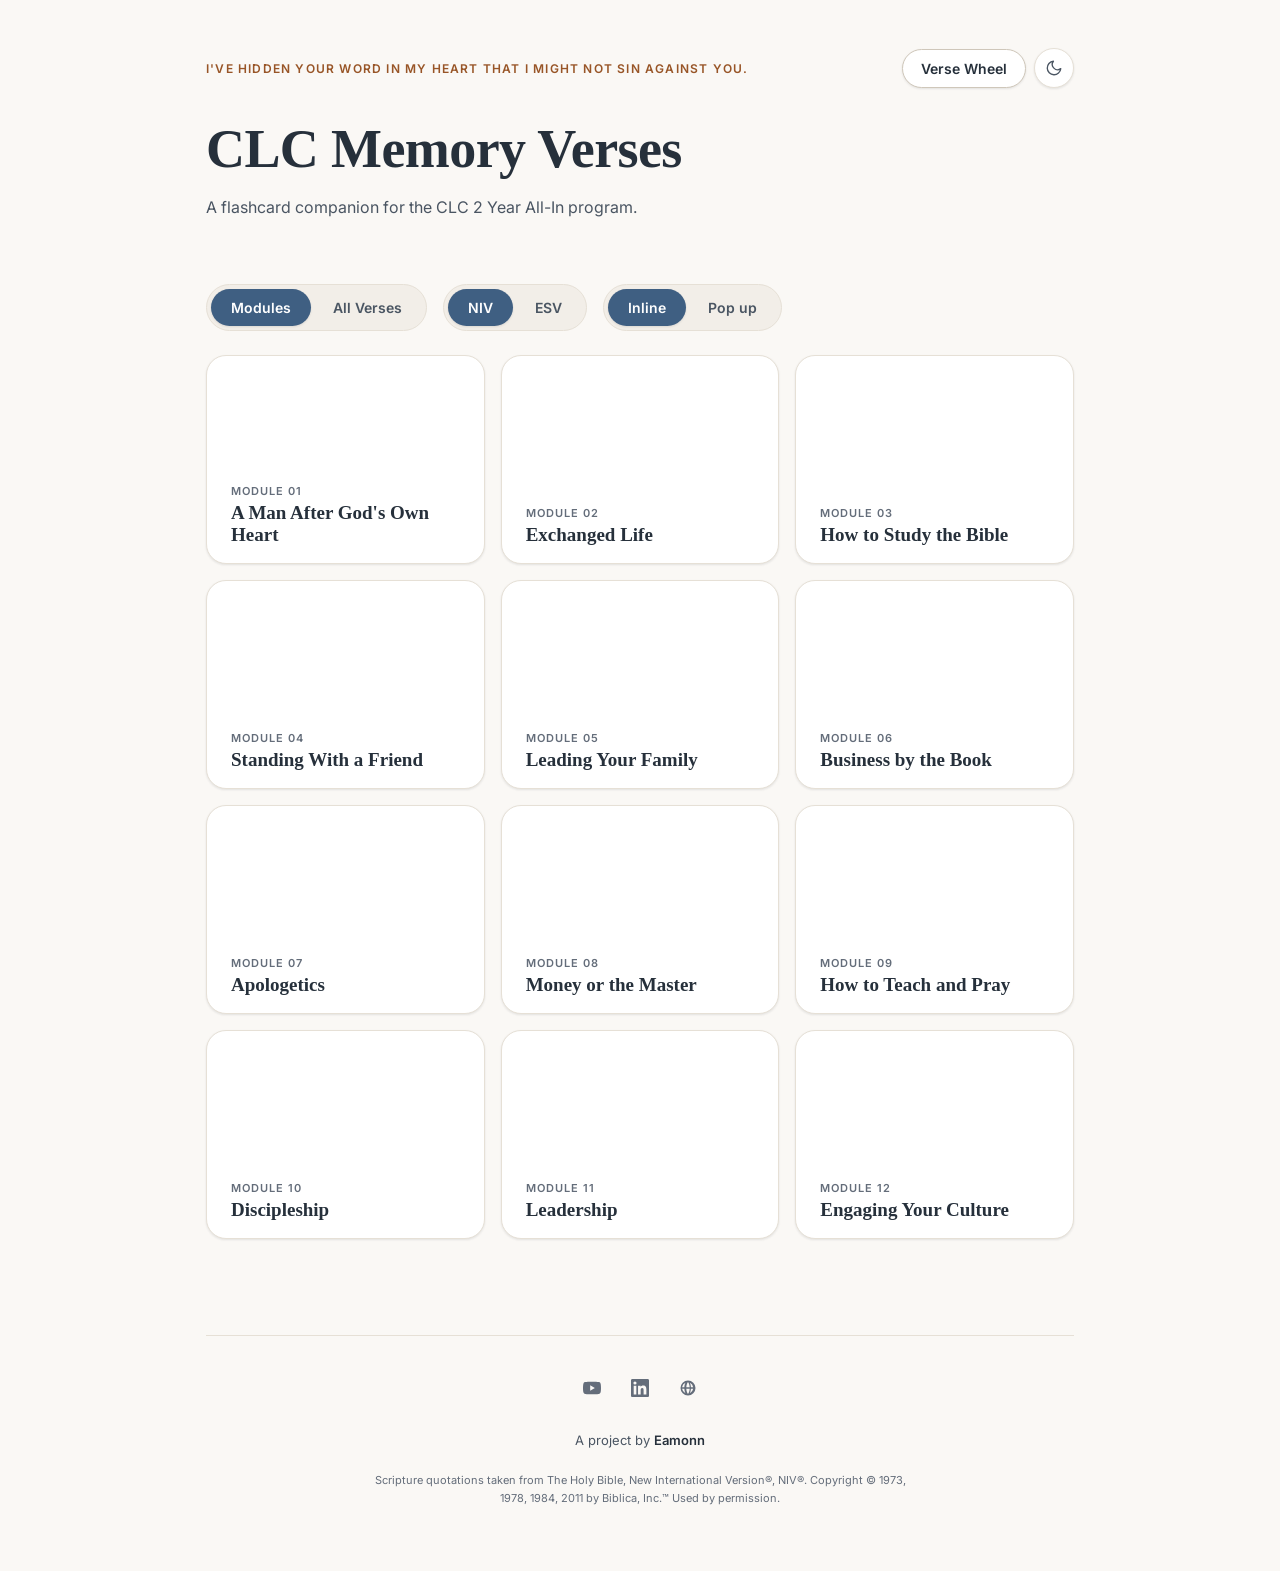
<file: index.html>
<!DOCTYPE html>
<html lang="en">
<head>
<meta charset="UTF-8">
<meta name="viewport" content="width=device-width, initial-scale=1.0">
<title>CLC Verses — All-In Scripture Memorization</title>
<meta name="description" content="Reference for all memory verses in CLC 2 Year All-In Curriculum">
<link rel="canonical" href="https://clc-verses.netlify.app/">

<!-- Open Graph -->
<meta property="og:type" content="website">
<meta property="og:url" content="https://clc-verses.netlify.app/">
<meta property="og:title" content="CLC Verses">
<meta property="og:image" content="https://clc-verses.netlify.app/assets/twitterimg.png">
<meta property="og:image:secure_url" content="https://clc-verses.netlify.app/assets/twitterimg.png">
<meta property="og:image:type" content="image/png">
<meta property="og:image:width" content="2006">
<meta property="og:image:height" content="892">
<meta property="og:image:alt" content="CLC Verses — All-In Scripture Memorization">
<meta property="og:description" content="Reference for all memory verses in CLC 2 Year All-In Curriculum">
<meta property="og:site_name" content="CLC Verses">
<meta property="og:locale" content="en_US">

<!-- Twitter Card -->
<meta name="twitter:card" content="summary_large_image">
<meta name="twitter:creator" content="@eamonncottrell">
<meta name="twitter:url" content="https://clc-verses.netlify.app/">
<meta name="twitter:title" content="CLC Verses">
<meta name="twitter:description" content="Reference for all memory verses in CLC 2 Year All-In Curriculum">
<meta name="twitter:image" content="https://clc-verses.netlify.app/assets/twitterimg.png">
<meta name="twitter:image:alt" content="CLC Verses — All-In Scripture Memorization">

<script src="/theme.js"></script>
<link rel="preconnect" href="https://fonts.googleapis.com">
<link rel="preconnect" href="https://fonts.gstatic.com" crossorigin>
<link rel="preload" href="https://fonts.googleapis.com/css2?family=Inter:wght@400;500;600;700&display=swap" as="style">
<link href="https://fonts.googleapis.com/css2?family=Inter:wght@400;500;600;700&display=swap" rel="stylesheet" media="print" onload="this.media='all'">
<noscript><link href="https://fonts.googleapis.com/css2?family=Inter:wght@400;500;600;700&display=swap" rel="stylesheet"></noscript>
<link rel="stylesheet" href="/styles.css">

<!-- Favicons -->
<link rel="apple-touch-icon" sizes="180x180" href="/apple-touch-icon.png">
<link rel="icon" type="image/png" sizes="32x32" href="/favicon-32x32.png">
<link rel="icon" type="image/png" sizes="16x16" href="/favicon-16x16.png">
<link rel="manifest" href="/site.webmanifest">
<link rel="mask-icon" href="/safari-pinned-tab.svg" color="#5bbad5">
<meta name="msapplication-TileColor" content="#da532c">
<meta name="theme-color" content="#faf8f5">

<script type="application/ld+json">
{
  "@context": "https://schema.org",
  "@type": "WebSite",
  "name": "CLC Verses",
  "url": "https://clc-verses.netlify.app/",
  "description": "Reference for all memory verses in CLC 2 Year All-In Curriculum",
  "about": {
    "@type": "Thing",
    "name": "Scripture memorization"
  },
  "inLanguage": "en"
}
</script>
</head>
<body data-translation="NIV">

<div class="wrap">
  <div class="page-top">
    <div class="eyebrow">I've hidden your word in my heart that I might not sin against you.</div>
    <div class="page-actions">
      <a class="pill-btn" href="/verse-wheel/">Verse Wheel</a>
      <button type="button" class="theme-toggle" aria-label="Switch to dark theme"><svg class="icon-moon" viewBox="0 0 24 24" aria-hidden="true"><path d="M21 12.8A9 9 0 1 1 11.2 3a7 7 0 0 0 9.8 9.8z"/></svg><svg class="icon-sun" viewBox="0 0 24 24" aria-hidden="true"><circle cx="12" cy="12" r="4"/><path d="M12 2v2M12 20v2M4.9 4.9l1.4 1.4M17.7 17.7l1.4 1.4M2 12h2M20 12h2M4.9 19.1l1.4-1.4M17.7 6.3l1.4-1.4"/></svg></button>
    </div>
  </div>
<header class="site-header">
  <h1>CLC Memory Verses</h1>
  <p class="lede">A flashcard companion for the CLC 2 Year All-In program.</p>
</header>

<main>
  <div class="grid-scene scene">
    <div class="modules-section-head">
      <div class="header-controls">
        <div class="view-toggle" role="group" aria-label="View mode">
          <button type="button" data-view="modules" aria-pressed="true">Modules</button>
          <div class="divider"></div>
          <button type="button" data-view="all" aria-pressed="false">All Verses</button>
        </div>
        <div class="translation-toggle" role="group" aria-label="Bible translation">
          <button type="button" data-tr="NIV" aria-pressed="true">NIV</button>
          <div class="divider"></div>
          <button type="button" data-tr="ESV" aria-pressed="false">ESV</button>
        </div>
        <div class="display-toggle" role="group" aria-label="Verse display">
          <button type="button" data-display="inline" aria-pressed="true">Inline</button>
          <button type="button" data-display="popup" aria-pressed="false">Pop up</button>
        </div>
      </div>
    </div>
    <div class="module-grid"><!-- rendered by app.js --></div>
    <div class="panel-container"><!-- panel injected here --></div>
  </div>

  <div class="all-scene scene" hidden>
    <div class="modules-section-head">
      <div class="header-controls">
        <div class="view-toggle" role="group" aria-label="View mode">
          <button type="button" data-view="modules" aria-pressed="false">Modules</button>
          <div class="divider"></div>
          <button type="button" data-view="all" aria-pressed="true">All Verses</button>
        </div>
        <div class="translation-toggle" role="group" aria-label="Bible translation">
          <button type="button" data-tr="NIV" aria-pressed="true">NIV</button>
          <div class="divider"></div>
          <button type="button" data-tr="ESV" aria-pressed="false">ESV</button>
        </div>
        <div class="display-toggle" role="group" aria-label="Verse display">
          <button type="button" data-display="inline" aria-pressed="true">Inline</button>
          <button type="button" data-display="popup" aria-pressed="false">Pop up</button>
        </div>
      </div>
    </div>
    <div class="verse-grid all-verses-grid"><!-- rendered by app.js --></div>
  </div>
</main>
</div>

<dialog class="result" aria-labelledby="result-ref">
  <div class="result-card">
    <div class="result-top"></div>
    <div class="result-body">
      <div class="result-eyebrow"></div>
      <div class="result-refrow">
        <h2 class="result-ref" id="result-ref"></h2>
        <div class="reveal-btns">
          <button type="button" class="hint-btn" data-reveal="hint" aria-expanded="false" aria-controls="result-hint">Show hint</button>
          <button type="button" class="hint-btn" data-reveal="verse" aria-expanded="false" aria-controls="result-hint">Show verse</button>
        </div>
      </div>
      <div class="hint" id="result-hint" inert>
        <div class="hint-inner">
          <div class="hint-body">
            <div class="hint-label"></div>
            <p class="hint-text"></p>
          </div>
        </div>
      </div>
      <div class="result-actions pop-actions">
        <div class="pop-nav">
          <button type="button" class="nav-link" data-step="-1" aria-label="Previous verse">&larr;</button>
          <span class="pop-pos" aria-live="polite"></span>
          <button type="button" class="nav-link" data-step="1" aria-label="Next verse">&rarr;</button>
        </div>
        <button type="button" class="pill-btn" data-act="close">Close</button>
      </div>
    </div>
  </div>
</dialog>

<footer>
  <div class="footer-inner">
    <nav class="socials" aria-label="Links">
      <a href="https://www.youtube.com/@eamonncottrell" target="_blank" rel="noopener noreferrer" aria-label="YouTube"><svg viewBox="0 0 24 24" aria-hidden="true"><path d="M23.5 6.2a3 3 0 0 0-2.1-2.1C19.5 3.6 12 3.6 12 3.6s-7.5 0-9.4.5A3 3 0 0 0 .5 6.2C0 8.1 0 12 0 12s0 3.9.5 5.8a3 3 0 0 0 2.1 2.1c1.9.5 9.4.5 9.4.5s7.5 0 9.4-.5a3 3 0 0 0 2.1-2.1c.5-1.9.5-5.8.5-5.8s0-3.9-.5-5.8zM9.6 15.6V8.4l6.2 3.6-6.2 3.6z"/></svg></a>
      <a href="https://www.linkedin.com/in/eamonncottrell/" target="_blank" rel="noopener noreferrer" aria-label="LinkedIn"><svg viewBox="0 0 24 24" aria-hidden="true"><path d="M20.4 20.5h-3.6v-5.6c0-1.3 0-3-1.8-3s-2.1 1.4-2.1 2.9v5.7H9.4V9h3.4v1.6c.5-.9 1.6-1.8 3.4-1.8 3.6 0 4.3 2.4 4.3 5.5v6.2zM5.3 7.4a2.1 2.1 0 1 1 0-4.2 2.1 2.1 0 0 1 0 4.2zM7.1 20.5H3.6V9h3.5v11.5zM22.2 0H1.8C.8 0 0 .8 0 1.7v20.6c0 .9.8 1.7 1.8 1.7h20.4c1 0 1.8-.8 1.8-1.7V1.7C24 .8 23.2 0 22.2 0z"/></svg></a>
      <a href="https://www.progressandperfection.com/" target="_blank" rel="noopener noreferrer" aria-label="Progress &amp; Perfection"><svg viewBox="0 0 24 24" aria-hidden="true"><path d="M12 2a10 10 0 1 0 0 20 10 10 0 0 0 0-20zm6.9 9h-3a15.7 15.7 0 0 0-1.4-5.9A8 8 0 0 1 18.9 11zM12 4c.8 1 1.9 3.1 2.3 7H9.7C10.1 7.1 11.2 5 12 4zM4.1 13h3a15.7 15.7 0 0 0 1.4 5.9A8 8 0 0 1 4.1 13zm3-2h-3a8 8 0 0 1 4.4-5.9A15.7 15.7 0 0 0 7.1 11zM12 20c-.8-1-1.9-3.1-2.3-7h4.6c-.4 3.9-1.5 6-2.3 7zm2.5-1.1a15.7 15.700 0 0 0 1.4-5.9h3a8 8 0 0 1-4.4 5.9z"/></svg></a>
    </nav>
    <div class="byline">A project by <strong>Eamonn</strong></div>
    <div class="attribution" data-attribution></div>
  </div>
</footer>

<script src="data.js" defer></script>
<script src="app.js" defer></script>
</body>
</html>
</file>
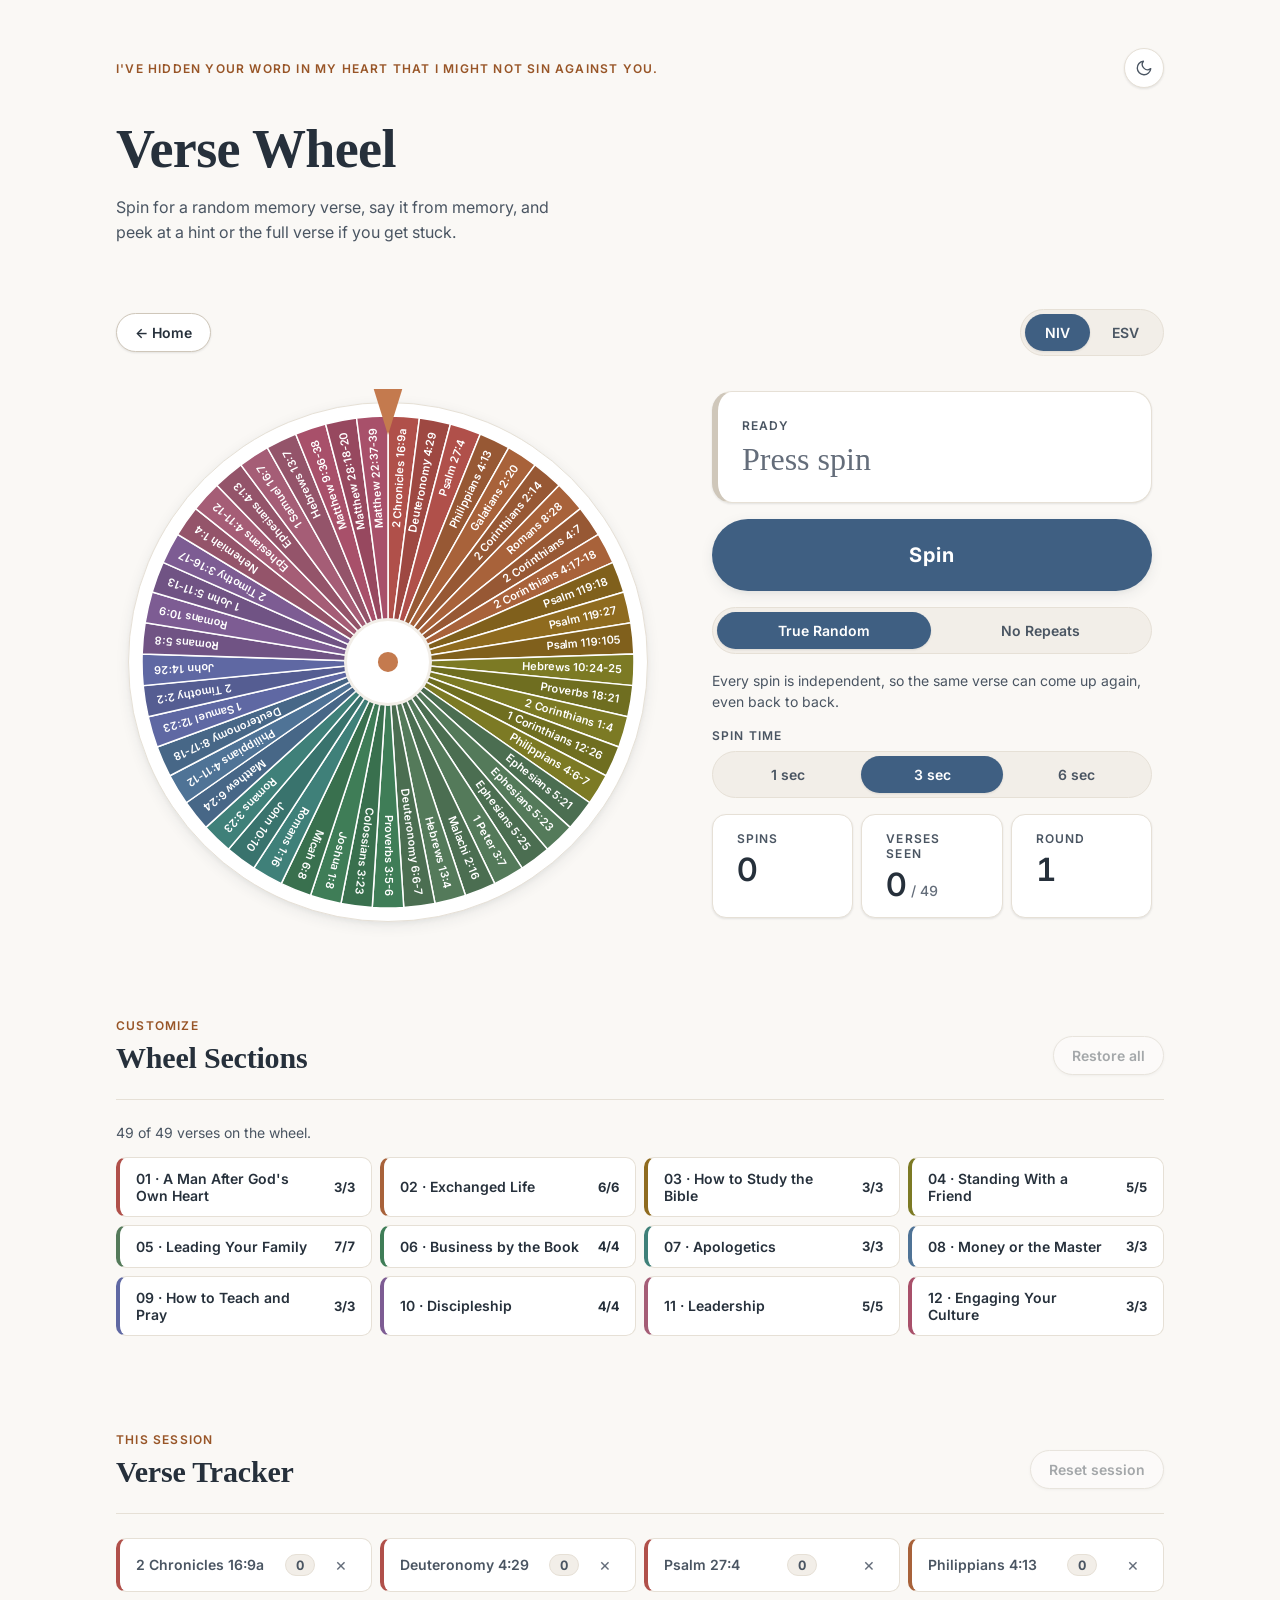
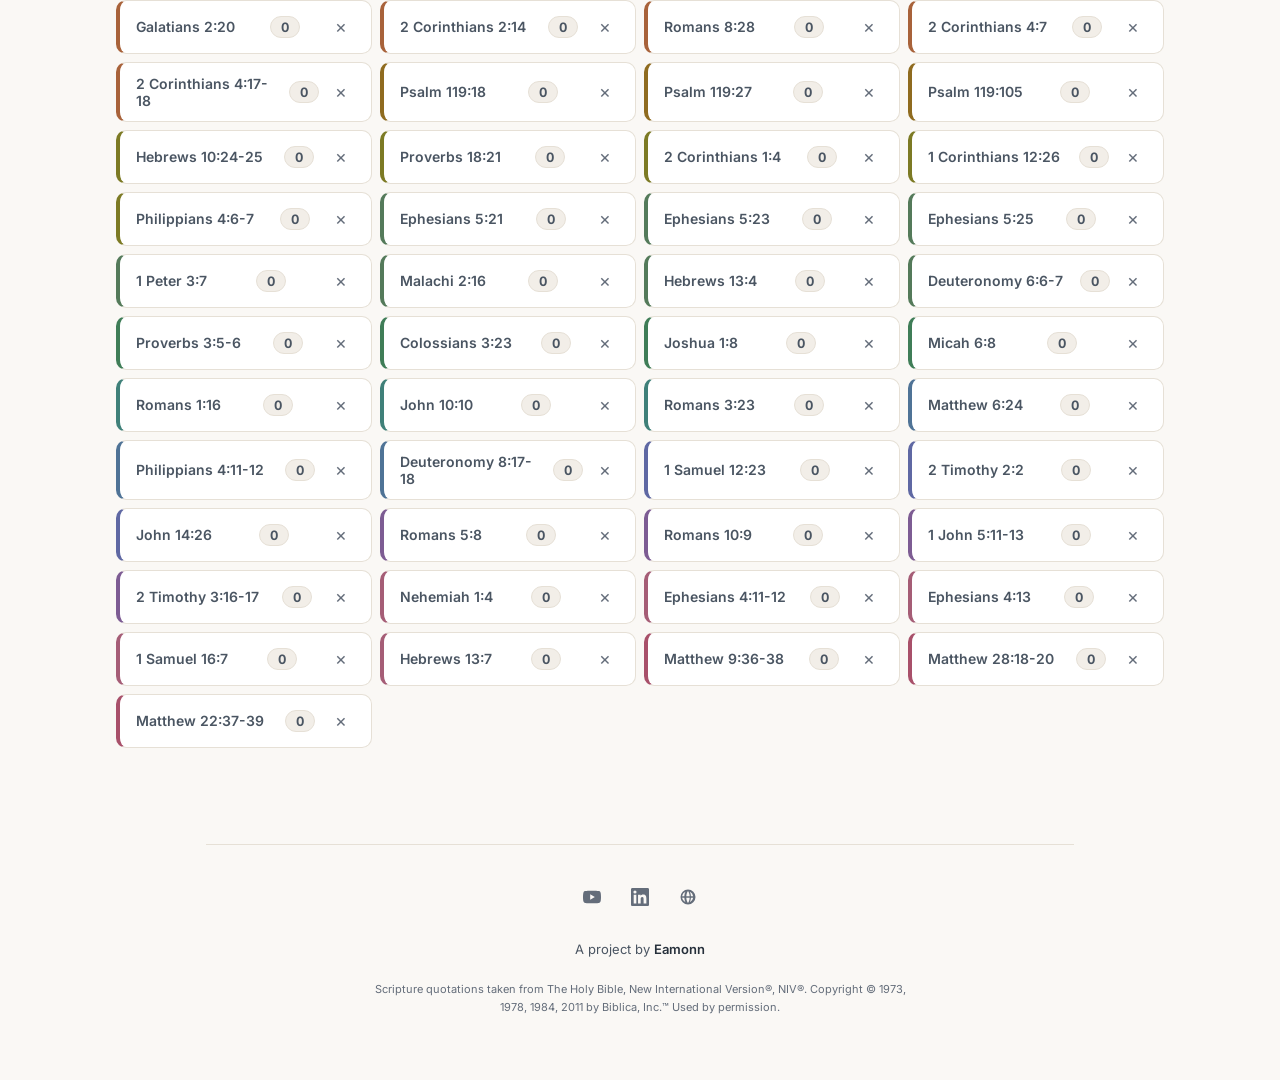
<file: verse-wheel/index.html>
<!DOCTYPE html>
<html lang="en">
<head>
<meta charset="UTF-8">
<meta name="viewport" content="width=device-width, initial-scale=1.0">
<title>Verse Wheel — CLC Verses</title>
<meta name="description" content="Spin a wheel to pull a random memory verse from the CLC 2 Year All-In Curriculum.">
<link rel="canonical" href="https://clc-verses.netlify.app/verse-wheel/">

<!-- Open Graph -->
<meta property="og:type" content="website">
<meta property="og:url" content="https://clc-verses.netlify.app/verse-wheel/">
<meta property="og:title" content="Verse Wheel — CLC Verses">
<meta property="og:image" content="https://clc-verses.netlify.app/assets/twitterimg.png">
<meta property="og:image:secure_url" content="https://clc-verses.netlify.app/assets/twitterimg.png">
<meta property="og:image:type" content="image/png">
<meta property="og:image:width" content="2006">
<meta property="og:image:height" content="892">
<meta property="og:image:alt" content="CLC Verses — All-In Scripture Memorization">
<meta property="og:description" content="Spin a wheel to pull a random memory verse from the CLC 2 Year All-In Curriculum.">
<meta property="og:site_name" content="CLC Verses">
<meta property="og:locale" content="en_US">

<!-- Twitter Card -->
<meta name="twitter:card" content="summary_large_image">
<meta name="twitter:creator" content="@eamonncottrell">
<meta name="twitter:url" content="https://clc-verses.netlify.app/verse-wheel/">
<meta name="twitter:title" content="Verse Wheel — CLC Verses">
<meta name="twitter:description" content="Spin a wheel to pull a random memory verse from the CLC 2 Year All-In Curriculum.">
<meta name="twitter:image" content="https://clc-verses.netlify.app/assets/twitterimg.png">
<meta name="twitter:image:alt" content="CLC Verses — All-In Scripture Memorization">

<script src="/theme.js"></script>
<link rel="preconnect" href="https://fonts.googleapis.com">
<link rel="preconnect" href="https://fonts.gstatic.com" crossorigin>
<link rel="preload" href="https://fonts.googleapis.com/css2?family=Inter:wght@400;500;600;700&display=swap" as="style">
<link href="https://fonts.googleapis.com/css2?family=Inter:wght@400;500;600;700&display=swap" rel="stylesheet" media="print" onload="this.media='all'">
<noscript><link href="https://fonts.googleapis.com/css2?family=Inter:wght@400;500;600;700&display=swap" rel="stylesheet"></noscript>
<link rel="stylesheet" href="/styles.css">
<link rel="stylesheet" href="/verse-wheel/wheel.css">

<!-- Favicons -->
<link rel="apple-touch-icon" sizes="180x180" href="/apple-touch-icon.png">
<link rel="icon" type="image/png" sizes="32x32" href="/favicon-32x32.png">
<link rel="icon" type="image/png" sizes="16x16" href="/favicon-16x16.png">
<link rel="manifest" href="/site.webmanifest">
<link rel="mask-icon" href="/safari-pinned-tab.svg" color="#5bbad5">
<meta name="msapplication-TileColor" content="#da532c">
<meta name="theme-color" content="#faf8f5">

<script type="application/ld+json">
{
  "@context": "https://schema.org",
  "@type": "WebPage",
  "name": "Verse Wheel — CLC Verses",
  "url": "https://clc-verses.netlify.app/verse-wheel/",
  "description": "Spin a wheel to pull a random memory verse from the CLC 2 Year All-In Curriculum.",
  "isPartOf": {
    "@type": "WebSite",
    "name": "CLC Verses",
    "url": "https://clc-verses.netlify.app/"
  },
  "inLanguage": "en"
}
</script>
</head>
<body data-translation="NIV">

<div class="wrap is-wide">
<div class="page-top">
  <div class="eyebrow">I've hidden your word in my heart that I might not sin against you.</div>
  <div class="page-actions"><button type="button" class="theme-toggle" aria-label="Switch to dark theme"><svg class="icon-moon" viewBox="0 0 24 24" aria-hidden="true"><path d="M21 12.8A9 9 0 1 1 11.2 3a7 7 0 0 0 9.8 9.8z"/></svg><svg class="icon-sun" viewBox="0 0 24 24" aria-hidden="true"><circle cx="12" cy="12" r="4"/><path d="M12 2v2M12 20v2M4.9 4.9l1.4 1.4M17.7 17.7l1.4 1.4M2 12h2M20 12h2M4.9 19.1l1.4-1.4M17.7 6.3l1.4-1.4"/></svg></button></div>
</div>
<header class="site-header">
  <h1>Verse Wheel</h1>
  <p class="lede">Spin for a random memory verse, say it from memory, and peek at a hint or the full verse if you get stuck.</p>
</header>

<main>
  <div class="toolbar">
    <a class="back-link" href="/">← Home</a>
    <div class="translation-toggle" role="group" aria-label="Bible translation">
      <button type="button" data-tr="NIV" aria-pressed="true">NIV</button>
      <div class="divider"></div>
      <button type="button" data-tr="ESV" aria-pressed="false">ESV</button>
    </div>
  </div>

  <section class="stage" aria-label="Verse wheel">
    <div class="wheel-wrap">
      <div class="pointer" aria-hidden="true"></div>
      <div class="wheel-clip"><canvas class="wheel" aria-hidden="true"></canvas></div>
      <div class="hub" aria-hidden="true"></div>
    </div>

    <div class="controls">
      <div class="readout is-idle" aria-hidden="true">
        <div class="readout-label">Ready</div>
        <div class="readout-ref">Press spin</div>
      </div>

      <button type="button" class="spin-btn">Spin</button>

      <div class="segmented mode-toggle" role="group" aria-label="Selection mode">
        <button type="button" data-mode="random" aria-pressed="true">True Random</button>
        <div class="divider"></div>
        <button type="button" data-mode="norepeat" aria-pressed="false">No Repeats</button>
      </div>
      <p class="mode-note"></p>

      <div class="speed">
        <div class="control-label" id="speed-label">Spin time</div>
        <div class="segmented speed-toggle" role="group" aria-labelledby="speed-label">
          <button type="button" data-ms="1000" aria-pressed="false">1 sec</button>
          <div class="divider"></div>
          <button type="button" data-ms="3000" aria-pressed="true">3 sec</button>
          <div class="divider"></div>
          <button type="button" data-ms="6000" aria-pressed="false">6 sec</button>
        </div>
      </div>

      <div class="stats" aria-label="Session stats">
        <div class="stat"><div class="stat-label">Spins</div><div class="stat-value" data-stat="spins">0</div></div>
        <div class="stat"><div class="stat-label">Verses seen</div><div class="stat-value" data-stat="seen">0</div></div>
        <div class="stat"><div class="stat-label">Round</div><div class="stat-value" data-stat="round">1</div></div>
      </div>
    </div>
  </section>

  <section class="sections" aria-labelledby="sections-title">
    <div class="tracker-head">
      <div>
        <div class="section-label">Customize</div>
        <h2 class="section-head" id="sections-title">Wheel Sections</h2>
      </div>
      <button type="button" class="reset-btn restore-btn">Restore all</button>
    </div>
    <p class="section-note"></p>
    <div class="section-list"><!-- rendered by wheel.js --></div>
  </section>

  <section class="tracker" aria-labelledby="tracker-title">
    <div class="tracker-head">
      <div>
        <div class="section-label">This session</div>
        <h2 class="section-head" id="tracker-title">Verse Tracker</h2>
      </div>
      <button type="button" class="reset-btn session-reset-btn">Reset session</button>
    </div>
    <ul class="chip-grid"><!-- rendered by wheel.js --></ul>
  </section>
</main>
</div>

<dialog class="result" aria-labelledby="result-ref">
  <div class="result-card">
    <div class="result-top"></div>
    <div class="result-body">
      <div class="result-eyebrow"></div>
      <div class="result-refrow">
        <h2 class="result-ref" id="result-ref"></h2>
        <div class="reveal-btns">
          <button type="button" class="hint-btn" data-reveal="hint" aria-expanded="false" aria-controls="result-hint">Show hint</button>
          <button type="button" class="hint-btn" data-reveal="verse" aria-expanded="false" aria-controls="result-hint">Show verse</button>
        </div>
      </div>
      <div class="hint" id="result-hint" inert>
        <div class="hint-inner">
          <div class="hint-body">
            <div class="hint-label"></div>
            <p class="hint-text"></p>
          </div>
        </div>
      </div>
      <p class="result-count"></p>
      <div class="result-actions">
        <button type="button" class="btn btn-ghost" data-act="dismiss">Dismiss</button>
        <button type="button" class="btn btn-solid" data-act="again">Spin Again</button>
      </div>
    </div>
  </div>
</dialog>

<p class="sr-only" id="live" aria-live="polite"></p>

<footer>
  <div class="footer-inner">
    <nav class="socials" aria-label="Links">
      <a href="https://www.youtube.com/@eamonncottrell" target="_blank" rel="noopener noreferrer" aria-label="YouTube"><svg viewBox="0 0 24 24" aria-hidden="true"><path d="M23.5 6.2a3 3 0 0 0-2.1-2.1C19.5 3.6 12 3.6 12 3.6s-7.5 0-9.4.5A3 3 0 0 0 .5 6.2C0 8.1 0 12 0 12s0 3.9.5 5.8a3 3 0 0 0 2.1 2.1c1.9.5 9.4.5 9.4.5s7.5 0 9.4-.5a3 3 0 0 0 2.1-2.1c.5-1.9.5-5.8.5-5.8s0-3.9-.5-5.8zM9.6 15.6V8.4l6.2 3.6-6.2 3.6z"/></svg></a>
      <a href="https://www.linkedin.com/in/eamonncottrell/" target="_blank" rel="noopener noreferrer" aria-label="LinkedIn"><svg viewBox="0 0 24 24" aria-hidden="true"><path d="M20.4 20.5h-3.6v-5.6c0-1.3 0-3-1.8-3s-2.1 1.4-2.1 2.9v5.7H9.4V9h3.4v1.6c.5-.9 1.6-1.8 3.4-1.8 3.6 0 4.3 2.4 4.3 5.5v6.2zM5.3 7.4a2.1 2.1 0 1 1 0-4.2 2.1 2.1 0 0 1 0 4.2zM7.1 20.5H3.6V9h3.5v11.5zM22.2 0H1.8C.8 0 0 .8 0 1.7v20.6c0 .9.8 1.7 1.8 1.7h20.4c1 0 1.8-.8 1.8-1.7V1.7C24 .8 23.2 0 22.2 0z"/></svg></a>
      <a href="https://www.progressandperfection.com/" target="_blank" rel="noopener noreferrer" aria-label="Progress &amp; Perfection"><svg viewBox="0 0 24 24" aria-hidden="true"><path d="M12 2a10 10 0 1 0 0 20 10 10 0 0 0 0-20zm6.9 9h-3a15.7 15.7 0 0 0-1.4-5.9A8 8 0 0 1 18.9 11zM12 4c.8 1 1.9 3.1 2.3 7H9.7C10.1 7.1 11.2 5 12 4zM4.1 13h3a15.7 15.7 0 0 0 1.4 5.9A8 8 0 0 1 4.1 13zm3-2h-3a8 8 0 0 1 4.4-5.9A15.7 15.7 0 0 0 7.1 11zM12 20c-.8-1-1.9-3.1-2.3-7h4.6c-.4 3.9-1.5 6-2.3 7zm2.5-1.1a15.7 15.700 0 0 0 1.4-5.9h3a8 8 0 0 1-4.4 5.9z"/></svg></a>
    </nav>
    <div class="byline">A project by <strong>Eamonn</strong></div>
    <div class="attribution" data-attribution></div>
  </div>
</footer>

<script src="/data.js" defer></script>
<script src="/verse-wheel/wheel.js" defer></script>
</body>
</html>
</file>
<file: styles.css>
/* CLC Verses: Re-Verse design system. All color lives in the two token blocks below. */

:root {
  --primary: #3f5f82;
  --primary-hover: #334e6c;
  --on-primary: #ffffff;
  --primary-text: #3f5f82;
  --primary-soft: rgba(63, 95, 130, 0.10);
  --clay: #c47a4e;
  --clay-text: #985527;

  --canvas: #faf8f5;
  --surface: #ffffff;
  --surface-2: #f2eee8;
  --overlay: rgba(38, 48, 59, 0.46);

  --ink: #26303b;
  --body: #4a5562;
  --muted: #646d7a;

  --hairline: #e6e0d6;
  --hairline-strong: #cfc7ba;
  --shadow-sm: 0 1px 2px rgba(38,48,59,.06), 0 1px 3px rgba(38,48,59,.05);
  --shadow-md: 0 4px 14px rgba(38,48,59,.08), 0 2px 4px rgba(38,48,59,.04);
  --shadow-lg: 0 18px 48px rgba(38,48,59,.18);

  /* section colors: one per module */
  --sec-1: #b0504a;  --sec-2: #a8623a;  --sec-3: #8f6b1f;  --sec-4: #7c7a24;
  --sec-5: #547a5a;  --sec-6: #3f7d57;  --sec-7: #3f8079;  --sec-8: #4f7396;
  --sec-9: #5f68a3;  --sec-10: #7d5c93; --sec-11: #a55d76; --sec-12: #a8506a;

  --wheel-gap: #ffffff;
  --wheel-shade: rgba(0,0,0,.10);

  --sp-xxxs: 4px;  --sp-xxs: 8px;  --sp-xs: 16px;  --sp-sm: 24px;
  --sp-md: 32px;   --sp-lg: 48px;  --sp-xl: 64px;  --sp-xxl: 96px;

  --r-sm: 10px;  --r-md: 14px;  --r-lg: 20px;  --r-xl: 28px;  --r-pill: 999px;

  --ease-out: cubic-bezier(0.2, 0.65, 0.3, 1);

  --font: 'Inter', -apple-system, system-ui, sans-serif;
  --serif: 'Iowan Old Style', 'Palatino Linotype', Palatino, 'Book Antiqua', Georgia, serif;
}

:root[data-theme="dark"] {
  --primary: #8fb0d3;  --primary-hover: #a6c2df;  --on-primary: #11202f;
  --primary-text: #9dbbdc;  --primary-soft: rgba(143,176,211,.14);
  --clay: #e0a07a;  --clay-text: #e6ae8b;

  --canvas: #14181c;  --surface: #1d2228;  --surface-2: #262c33;
  --overlay: rgba(6,9,12,.7);

  --ink: #eceff3;  --body: #b6bec9;  --muted: #909aa7;

  --hairline: #2d343c;  --hairline-strong: #414a54;
  --shadow-sm: 0 1px 2px rgba(0,0,0,.4);
  --shadow-md: 0 4px 14px rgba(0,0,0,.35);
  --shadow-lg: 0 18px 48px rgba(0,0,0,.55);

  --sec-1: #c0625b;  --sec-2: #b8704a;  --sec-3: #a07a2c;  --sec-4: #8c8a31;
  --sec-5: #628a69;  --sec-6: #4c8c66;  --sec-7: #4a9189;  --sec-8: #5d82a7;
  --sec-9: #6f79b6;  --sec-10: #8d6ba4; --sec-11: #b56a85; --sec-12: #b8607a;

  --wheel-gap: #14181c;
  --wheel-shade: rgba(0,0,0,.16);
}

/* ===== BASE ===== */
* { box-sizing: border-box; }
html, body {
  margin: 0; padding: 0;
  background: var(--canvas);
  color: var(--ink);
  font-family: var(--font);
  font-weight: 400;
  -webkit-font-smoothing: antialiased;
  min-height: 100vh;
}
body { transition: background-color 0.25s ease, color 0.25s ease; }
body:has(dialog[open]) { overflow: hidden; }
h1, h2, h3, p, ul { margin: 0; }
a { color: inherit; }
button {
  font: inherit;
  border: none;
  background: none;
  color: inherit;
  cursor: pointer;
  padding: 0;
  text-align: left;
}
:focus-visible { outline: 2px solid var(--primary); outline-offset: 2px; }
.sr-only {
  position: absolute;
  width: 1px; height: 1px;
  overflow: hidden;
  clip-path: inset(50%);
  white-space: nowrap;
}

/* ===== LAYOUT ===== */
.wrap {
  max-width: 900px;
  margin: 0 auto;
  padding: 48px 16px 96px;
}
.wrap.is-wide { max-width: 1080px; }

.page-top {
  display: flex;
  align-items: center;
  justify-content: space-between;
  gap: var(--sp-xs);
  margin-bottom: var(--sp-md);
}
.page-actions { display: flex; align-items: center; gap: var(--sp-xxs); }

.site-header { margin-bottom: var(--sp-xl); }
.eyebrow {
  font-size: 12px;
  font-weight: 600;
  letter-spacing: 1.2px;
  text-transform: uppercase;
  color: var(--clay-text);
}
.site-header h1 {
  font-family: var(--serif);
  font-size: clamp(34px, 6vw, 54px);
  font-weight: 600;
  line-height: 1.1;
  letter-spacing: -0.6px;
  margin-bottom: var(--sp-xs);
}
.lede {
  color: var(--body);
  font-size: 16px;
  line-height: 1.55;
  max-width: 46ch;
}

/* ===== CONTROLS ===== */
.pill-btn,
.back-link,
.nav-link {
  display: inline-flex;
  align-items: center;
  justify-content: center;
  gap: var(--sp-xxs);
  padding: 10px 18px;
  font-size: 14px;
  font-weight: 600;
  text-decoration: none;
  white-space: nowrap;
  user-select: none;
  background: var(--surface);
  color: var(--ink);
  border: 1px solid var(--hairline-strong);
  border-radius: var(--r-pill);
  box-shadow: var(--shadow-sm);
  transition: border-color 0.15s var(--ease-out), color 0.15s var(--ease-out),
    background 0.15s var(--ease-out), box-shadow 0.15s var(--ease-out);
}
.pill-btn:hover:not(:disabled),
.back-link:hover,
.nav-link:hover:not(:disabled) {
  border-color: var(--primary);
  color: var(--primary-text);
}
.pill-btn.is-armed,
.pill-btn[aria-expanded="true"] {
  background: var(--primary);
  border-color: var(--primary);
  color: var(--on-primary);
  box-shadow: none;
}
.pill-btn:disabled,
.nav-link:disabled { opacity: 0.4; cursor: not-allowed; }
.nav-link { min-width: 42px; padding: 10px; }

/* Segmented control */
.segmented,
.translation-toggle,
.display-toggle,
.view-toggle {
  display: inline-flex;
  gap: 2px;
  padding: 4px;
  background: var(--surface-2);
  border: 1px solid var(--hairline);
  border-radius: var(--r-pill);
}
.segmented button,
.translation-toggle button,
.display-toggle button,
.view-toggle button,
.view-toggle a {
  display: inline-flex;
  align-items: center;
  justify-content: center;
  padding: 10px 20px;
  font-size: 14px;
  font-weight: 600;
  text-decoration: none;
  white-space: nowrap;
  color: var(--body);
  border-radius: var(--r-pill);
  transition: background 0.18s var(--ease-out), color 0.18s var(--ease-out);
}
.segmented button:hover,
.translation-toggle button:hover,
.display-toggle button:hover,
.view-toggle button:hover,
.view-toggle a:hover { color: var(--ink); }
.segmented button.is-active,
.translation-toggle button.is-active,
.display-toggle button.is-active,
.view-toggle button.is-active {
  background: var(--primary);
  color: var(--on-primary);
  box-shadow: var(--shadow-sm);
}
.divider { display: none; }

/* Theme toggle */
.theme-toggle {
  display: inline-flex;
  align-items: center;
  justify-content: center;
  width: 40px; height: 40px;
  border-radius: 50%;
  background: var(--surface);
  border: 1px solid var(--hairline);
  box-shadow: var(--shadow-sm);
  color: var(--body);
  transition: border-color 0.15s var(--ease-out), color 0.15s var(--ease-out);
}
.theme-toggle:hover { border-color: var(--hairline-strong); color: var(--ink); }
.theme-toggle svg { width: 18px; height: 18px; fill: none; stroke: currentColor; stroke-width: 1.8; stroke-linecap: round; stroke-linejoin: round; }
.theme-toggle .icon-sun { display: none; }
:root[data-theme="dark"] .theme-toggle .icon-moon { display: none; }
:root[data-theme="dark"] .theme-toggle .icon-sun { display: block; }

/* ===== HOME ===== */
.grid-scene[hidden],
.all-scene[hidden],
.module-grid[hidden],
.modules-section-head[hidden],
.site-header[hidden] { display: none !important; }

.modules-section-head {
  margin-bottom: var(--sp-sm);
}
.header-controls {
  display: flex;
  align-items: center;
  gap: var(--sp-xs);
  flex-wrap: wrap;
}

.module-card.is-vt-source { view-transition-name: active-module; }
.panel { view-transition-name: active-module; }
::view-transition-group(active-module) {
  animation-duration: 350ms;
  animation-timing-function: var(--ease-out);
}
::view-transition-old(active-module),
::view-transition-new(active-module),
::view-transition-old(root),
::view-transition-new(root) {
  animation-duration: 200ms;
  animation-timing-function: var(--ease-out);
}

.module-grid {
  display: grid;
  grid-template-columns: repeat(auto-fill, minmax(220px, 1fr));
  gap: var(--sp-xs);
}
.module-card {
  --accent: var(--sec-1);
  display: flex;
  flex-direction: column;
  aspect-ratio: 4 / 3;
  width: 100%;
  overflow: hidden;
  position: relative;
  user-select: none;
  background: var(--surface);
  border: 1px solid var(--hairline);
  border-radius: var(--r-lg);
  box-shadow: var(--shadow-sm);
  transition: transform 0.18s var(--ease-out), box-shadow 0.18s var(--ease-out), border-color 0.18s var(--ease-out);
}
.module-card:hover {
  transform: translateY(-3px);
  box-shadow: var(--shadow-md);
  border-color: var(--accent);
}
.module-card:active { transform: translateY(0); }

.card-top,
.verse-top {
  background: linear-gradient(135deg, var(--accent), color-mix(in srgb, var(--accent) 62%, white));
  position: relative;
}
.card-top::after,
.verse-top::after,
.result-top::after {
  content: "";
  position: absolute;
  bottom: 12px;
  left: var(--sp-sm);
  width: 26px; height: 3px;
  border-radius: 2px;
  background: rgba(255,255,255,0.72);
}
.module-card .card-top { flex: 1 1 55%; }
.module-card .card-bottom {
  flex: 0 0 auto;
  padding: 14px var(--sp-sm) 16px;
}
.module-num {
  font-size: 11px;
  font-weight: 600;
  letter-spacing: 1px;
  text-transform: uppercase;
  color: var(--muted);
  margin-bottom: 4px;
}
.module-name {
  font-family: var(--serif);
  font-size: 19px;
  font-weight: 600;
  line-height: 1.2;
  color: var(--ink);
}

/* Panel (open module) */
.panel { --accent: var(--sec-1); }
.panel-toolbar {
  display: flex;
  align-items: center;
  justify-content: space-between;
  gap: var(--sp-xs);
  flex-wrap: wrap;
  margin-bottom: var(--sp-md);
}
.panel-nav { display: inline-flex; align-items: center; gap: var(--sp-xxs); }
.panel-header {
  margin-bottom: var(--sp-md);
  padding-bottom: var(--sp-sm);
  border-bottom: 1px solid var(--hairline);
}
.panel-eyebrow {
  font-size: 12px;
  font-weight: 600;
  letter-spacing: 1.2px;
  text-transform: uppercase;
  color: var(--clay-text);
  margin-bottom: var(--sp-xxs);
}
.panel-title {
  font-family: var(--serif);
  font-size: clamp(26px, 4vw, 36px);
  font-weight: 600;
  line-height: 1.15;
  letter-spacing: -0.3px;
}

/* Verse cards */
.verse-grid {
  display: grid;
  grid-template-columns: repeat(auto-fill, minmax(260px, 1fr));
  gap: var(--sp-xs);
  align-items: start;
}
.verse-card {
  --accent: var(--sec-1);
  display: block;
  width: 100%;
  overflow: hidden;
  background: var(--surface);
  border: 1px solid var(--hairline);
  border-radius: var(--r-lg);
  box-shadow: var(--shadow-sm);
  transition: border-color 0.2s var(--ease-out), transform 0.2s var(--ease-out), box-shadow 0.2s var(--ease-out);
}
.verse-card:hover { transform: translateY(-2px); box-shadow: var(--shadow-md); }
.verse-card.is-open { border-color: var(--accent); }
.verse-card.is-open .verse-top { height: 14px; }
.verse-card.is-open .verse-top::after { opacity: 0; }
.all-verses-grid .verse-top { height: 48px; }
.all-verses-grid .verse-card.is-open .verse-top { height: 14px; }

.verse-head { display: block; width: 100%; }
.verse-top {
  height: 84px;
  transition: height 0.36s var(--ease-out);
}
.verse-top::after { transition: opacity 0.2s var(--ease-out); }
.verse-ref {
  padding: var(--sp-sm);
  font-family: var(--serif);
  font-size: 20px;
  font-weight: 600;
  line-height: 1.2;
  color: var(--ink);
}
.verse-card-module {
  font-family: var(--font);
  font-size: 11px;
  font-weight: 600;
  letter-spacing: 1px;
  text-transform: uppercase;
  color: var(--muted);
  margin-bottom: 6px;
}

/* minmax(0, ...) keeps the closed row from flooring at one line */
.verse-text-inner {
  display: grid;
  grid-template-rows: minmax(0, 0fr);
  overflow: hidden;
  transition: grid-template-rows 0.32s var(--ease-out);
}
.verse-card.is-open .verse-text-inner { grid-template-rows: minmax(0, 1fr); }
.verse-text-inner > .verse-text { min-height: 0; overflow: hidden; }
.verse-text {
  display: flex;
  flex-direction: column;
  gap: var(--sp-xs);
  padding: var(--sp-sm);
  border-top: 1px solid var(--hairline);
}
.verse-body {
  font-family: var(--serif);
  font-size: 17px;
  line-height: 1.65;
  color: var(--body);
}
.verse-body span { display: none; }
body[data-translation="NIV"] .verse-card:not(.is-full) .verse-body .niv.h,
body[data-translation="NIV"] .verse-card.is-full .verse-body .niv.f,
body[data-translation="ESV"] .verse-card:not(.is-full) .verse-body .esv.h,
body[data-translation="ESV"] .verse-card.is-full .verse-body .esv.f { display: block; }

.toolbar-toggles { display: flex; align-items: center; gap: var(--sp-xs); flex-wrap: wrap; }

/* Popup nav */
.pop-actions { align-items: center; justify-content: space-between; }
.pop-nav { display: inline-flex; align-items: center; gap: var(--sp-xs); }
.pop-pos { font-size: 14px; font-weight: 600; color: var(--body); font-variant-numeric: tabular-nums; min-width: 6ch; text-align: center; }

/* ===== FOOTER ===== */
footer {
  max-width: 900px;
  margin: 0 auto;
  padding: 0 16px 64px;
}
.footer-inner {
  border-top: 1px solid var(--hairline);
  padding-top: var(--sp-md);
  display: flex;
  flex-direction: column;
  align-items: center;
  gap: var(--sp-sm);
  text-align: center;
}
.byline { font-size: 13px; color: var(--body); }
.byline strong { font-weight: 600; color: var(--ink); }
.socials { display: flex; gap: var(--sp-xxs); justify-content: center; flex-wrap: wrap; }
.socials a {
  display: inline-flex;
  align-items: center;
  justify-content: center;
  width: 40px; height: 40px;
  border-radius: 50%;
  color: var(--muted);
  transition: color 0.15s var(--ease-out), background 0.15s var(--ease-out);
}
.socials a:hover { color: var(--primary-text); background: var(--primary-soft); }
.socials svg { width: 18px; height: 18px; fill: currentColor; }
.attribution {
  max-width: 560px;
  font-size: 11px;
  line-height: 1.6;
  color: var(--muted);
}

/* ===== RESULT DIALOG ===== */
.result {
  border: none;
  background: transparent;
  color: var(--ink);
  width: 100%;
  height: 100%;
  max-width: none;
  max-height: none;
  padding: var(--sp-sm);
  overflow-y: auto;
}
.result[open] { display: flex; }
.result::backdrop {
  background: var(--overlay);
  backdrop-filter: blur(3px);
  opacity: 0;
  transition: opacity 0.25s var(--ease-out);
}
.result.is-in::backdrop { opacity: 1; }

.result-card {
  --accent: var(--primary);
  width: 100%;
  max-width: 640px;
  margin: auto;
  overflow: hidden;
  background: var(--surface);
  border: 1px solid var(--hairline);
  border-radius: var(--r-xl);
  box-shadow: var(--shadow-lg);
  opacity: 0;
  transform: translateY(20px) scale(0.97);
  transition: opacity 0.26s var(--ease-out), transform 0.38s var(--ease-out);
}
.result.is-in .result-card { opacity: 1; transform: none; }

.result-top {
  height: 72px;
  background: linear-gradient(135deg, var(--accent), color-mix(in srgb, var(--accent) 62%, white));
  position: relative;
}
.result-top::after { left: var(--sp-lg); bottom: 14px; width: 28px; }
.result-body { padding: var(--sp-lg); }
.result-eyebrow {
  font-size: 12px;
  font-weight: 600;
  letter-spacing: 1.2px;
  text-transform: uppercase;
  color: var(--clay-text);
  margin-bottom: var(--sp-xs);
}
.result-refrow {
  display: flex;
  align-items: center;
  flex-wrap: wrap;
  gap: var(--sp-xs) var(--sp-sm);
}
.result-ref {
  font-family: var(--serif);
  font-size: clamp(30px, 6vw, 44px);
  font-weight: 600;
  line-height: 1.1;
  letter-spacing: -0.4px;
}
.reveal-btns { display: flex; flex-wrap: wrap; gap: var(--sp-xxs); }
.hint-btn {
  padding: 10px 18px;
  font-size: 14px;
  font-weight: 600;
  white-space: nowrap;
  background: var(--surface);
  border: 1px solid var(--hairline-strong);
  border-radius: var(--r-pill);
  box-shadow: var(--shadow-sm);
  transition: border-color 0.15s var(--ease-out), color 0.15s var(--ease-out), background 0.15s var(--ease-out);
}
.hint-btn:hover { border-color: var(--primary); color: var(--primary-text); }
.hint-btn[aria-expanded="true"] { background: var(--primary); border-color: var(--primary); color: var(--on-primary); box-shadow: none; }

.hint {
  display: grid;
  grid-template-rows: minmax(0, 0fr);
  transition: grid-template-rows 0.36s var(--ease-out);
}
.hint.is-open { grid-template-rows: minmax(0, 1fr); }
.hint-inner { min-height: 0; overflow: hidden; }
.hint-body {
  margin-top: var(--sp-sm);
  padding-top: var(--sp-sm);
  border-top: 1px solid var(--hairline);
}
.hint-label { margin-bottom: var(--sp-xxs); }
.hint-text {
  font-family: var(--serif);
  font-size: clamp(21px, 3.6vw, 28px);
  line-height: 1.35;
}
.hint.is-verse .hint-text { font-size: clamp(18px, 2.6vw, 22px); line-height: 1.6; }
.result-count { margin-top: var(--sp-md); font-size: 13px; color: var(--muted); }
.result-actions {
  display: flex;
  gap: var(--sp-xs);
  margin-top: var(--sp-sm);
  flex-wrap: wrap;
}
.btn {
  flex: 1 1 180px;
  padding: 14px var(--sp-sm);
  font-size: 14px;
  font-weight: 600;
  text-align: center;
  border-radius: var(--r-pill);
  border: 1px solid var(--hairline-strong);
  background: var(--surface);
  box-shadow: var(--shadow-sm);
  transition: border-color 0.15s var(--ease-out), color 0.15s var(--ease-out), background 0.15s var(--ease-out);
}
.btn-ghost:hover { border-color: var(--primary); color: var(--primary-text); }
.btn-solid { background: var(--primary); border-color: var(--primary); color: var(--on-primary); box-shadow: var(--shadow-md); }
.btn-solid:hover { background: var(--primary-hover); border-color: var(--primary-hover); }


/* ===== RESPONSIVE ===== */
@media (max-width: 720px) {
  .wrap { padding-top: 32px; }
  .segmented button,
  .translation-toggle button,
  .view-toggle button,
  .view-toggle a { padding: 9px 14px; }
}
@media (max-width: 420px) {
  .module-grid { grid-template-columns: repeat(2, 1fr); gap: var(--sp-xxs); }
  .module-name { font-size: 17px; }
  .module-card .card-bottom { padding: 12px 16px 14px; }
  .verse-grid { grid-template-columns: 1fr; }
  .segmented button,
  .translation-toggle button,
  .view-toggle button,
  .view-toggle a { padding: 9px 12px; font-size: 13px; }
}

@media (prefers-reduced-motion: reduce) {
  *, *::before, *::after {
    animation-duration: 0.001ms !important;
    transition-duration: 0.001ms !important;
  }
  ::view-transition-group(*),
  ::view-transition-old(*),
  ::view-transition-new(*) { animation: none !important; }
}

.verse-text .hint-btn { padding: 8px 12px; font-size: 13px; }
</file>
<file: verse-wheel/wheel.css>
/* Verse Wheel page. Tokens and base come from /styles.css. */

.toolbar {
  display: flex;
  align-items: center;
  justify-content: space-between;
  gap: var(--sp-xs);
  flex-wrap: wrap;
  margin-bottom: var(--sp-md);
}

/* ===== STAGE: wheel + controls ===== */
.stage {
  display: grid;
  gap: var(--sp-lg);
  max-width: 560px;
  margin: 0 auto;
}

.wheel-wrap {
  position: relative;
  width: 100%;
  margin-top: 14px; /* room for the pointer tip that overhangs the rim */
  padding: 12px;
  border-radius: 50%;
  background: var(--surface);
  border: 1px solid var(--hairline);
  box-shadow: var(--shadow-md);
  cursor: pointer;
}
/* The canvas is square; clip its corners so rotation never causes page overflow */
.wheel-clip {
  border-radius: 50%;
  overflow: hidden;
  aspect-ratio: 1;
}
.wheel {
  display: block;
  width: 100%;
  aspect-ratio: 1;
  will-change: transform;
}
.hub {
  position: absolute;
  top: 50%; left: 50%;
  width: 17%;
  aspect-ratio: 1;
  transform: translate(-50%, -50%);
  border-radius: 50%;
  background: var(--surface);
  border: 3px solid var(--surface-2);
  box-shadow: var(--shadow-md);
  display: grid;
  place-items: center;
  pointer-events: none;
}
.hub::after {
  content: "";
  width: 24%; aspect-ratio: 1;
  border-radius: 50%;
  background: var(--clay);
}
.pointer {
  position: absolute;
  top: -14px; left: 50%;
  width: 34px; height: 46px;
  margin-left: -17px;
  background: var(--clay);
  clip-path: polygon(8% 0, 92% 0, 50% 100%);
  filter: drop-shadow(0 2px 2px rgba(0,0,0,.25));
  transform-origin: 50% 10%;
  z-index: 2;
  pointer-events: none;
}
.pointer.is-settling { transition: transform 0.28s var(--ease-out); }

.controls { display: grid; gap: var(--sp-xs); align-content: center; }

.readout {
  --accent: var(--hairline-strong);
  background: var(--surface);
  border: 1px solid var(--hairline);
  border-left: 6px solid var(--accent);
  border-radius: var(--r-lg);
  box-shadow: var(--shadow-sm);
  padding: var(--sp-sm);
  min-height: 112px;
  display: flex;
  flex-direction: column;
  justify-content: center;
  gap: var(--sp-xxs);
  transition: box-shadow 0.2s var(--ease-out), border-color 0.2s var(--ease-out);
}
.readout-label,
.control-label,
.stat-label,
.hint-label {
  font-size: 12px;
  font-weight: 600;
  letter-spacing: 1.1px;
  text-transform: uppercase;
  color: var(--body);
}
.control-label { margin-bottom: var(--sp-xxs); }
.readout-ref {
  font-family: var(--serif);
  font-size: 32px;
  font-weight: 600;
  line-height: 1.15;
  white-space: nowrap;
  overflow: hidden;
  text-overflow: ellipsis;
}
.readout.is-final { cursor: pointer; }
.readout.is-final:hover { box-shadow: var(--shadow-md); }
.readout.is-idle .readout-ref { color: var(--muted); font-weight: 500; }
.readout.is-spinning .readout-ref { color: var(--body); }

.spin-btn {
  width: 100%;
  padding: 24px var(--sp-md);
  background: var(--primary);
  color: var(--on-primary);
  border-radius: var(--r-pill);
  box-shadow: var(--shadow-md);
  font-size: 20px;
  font-weight: 700;
  letter-spacing: 1px;
  text-align: center;
  transition: background 0.15s var(--ease-out), transform 0.15s var(--ease-out), box-shadow 0.15s var(--ease-out), opacity 0.15s var(--ease-out);
}
.spin-btn:hover:not(:disabled) { background: var(--primary-hover); }
.spin-btn:active:not(:disabled) { transform: scale(0.99); box-shadow: var(--shadow-sm); }
.spin-btn:disabled { opacity: 0.45; cursor: not-allowed; }

.mode-toggle, .speed-toggle { display: flex; }
.mode-toggle button, .speed-toggle button { flex: 1; text-align: center; }
.mode-note {
  color: var(--body);
  font-size: 14px;
  line-height: 1.5;
  min-height: 3em;
}

.stats {
  display: grid;
  grid-template-columns: repeat(auto-fit, minmax(120px, 1fr));
  gap: var(--sp-xxs);
}
.stat {
  background: var(--surface);
  border: 1px solid var(--hairline);
  border-radius: var(--r-md);
  box-shadow: var(--shadow-sm);
  padding: var(--sp-xs) var(--sp-sm);
}
.stat-label { margin-bottom: var(--sp-xxs); }
.stat-value {
  font-size: 32px;
  font-weight: 600;
  line-height: 1;
  letter-spacing: -0.4px;
  font-variant-numeric: tabular-nums;
}
.stat-value small { font-size: 14px; color: var(--muted); font-weight: 500; letter-spacing: 0; }

/* ===== SECTIONS + TRACKER ===== */
.sections, .tracker { margin-top: var(--sp-xxl); }
.tracker-head {
  display: flex;
  align-items: flex-end;
  justify-content: space-between;
  gap: var(--sp-sm);
  flex-wrap: wrap;
  padding-bottom: var(--sp-sm);
  margin-bottom: var(--sp-sm);
  border-bottom: 1px solid var(--hairline);
}
.section-label {
  font-size: 12px;
  font-weight: 600;
  letter-spacing: 1.2px;
  text-transform: uppercase;
  color: var(--clay-text);
  margin-bottom: var(--sp-xxs);
}
.section-head {
  font-family: var(--serif);
  font-size: 30px;
  font-weight: 600;
  letter-spacing: -0.2px;
}
.section-note { color: var(--body); font-size: 14px; margin-bottom: var(--sp-xs); }

.reset-btn {
  padding: 10px 18px;
  font-size: 14px;
  font-weight: 600;
  background: var(--surface);
  color: var(--ink);
  border: 1px solid var(--hairline-strong);
  border-radius: var(--r-pill);
  box-shadow: var(--shadow-sm);
  transition: border-color 0.15s var(--ease-out), color 0.15s var(--ease-out), background 0.15s var(--ease-out);
}
.reset-btn:hover:not(:disabled) { border-color: var(--primary); color: var(--primary-text); }
.reset-btn.is-armed { background: var(--primary); color: var(--on-primary); border-color: var(--primary); box-shadow: none; }
.reset-btn:disabled { opacity: 0.4; cursor: not-allowed; }

.section-list,
.chip-grid {
  list-style: none;
  padding: 0;
  display: grid;
  grid-template-columns: repeat(auto-fill, minmax(230px, 1fr));
  gap: var(--sp-xxs);
}
.section-btn,
.chip {
  --accent: var(--primary);
  display: flex;
  align-items: center;
  justify-content: space-between;
  gap: var(--sp-xs);
  padding: 12px var(--sp-xs);
  background: var(--surface);
  border: 1px solid var(--hairline);
  border-left: 4px solid var(--accent);
  border-radius: var(--r-sm);
}
.section-btn {
  color: var(--muted);
  font-size: 14px;
  font-weight: 600;
  transition: color 0.15s var(--ease-out), border-color 0.15s var(--ease-out), background 0.15s var(--ease-out);
}
.section-btn:hover:not(:disabled) { border-color: var(--hairline-strong); border-left-color: var(--accent); background: var(--surface-2); }
.section-btn[aria-pressed="true"] { color: var(--ink); }
.section-btn[aria-pressed="false"] { background: var(--surface-2); }
.section-btn.is-partial { border-style: dashed; border-left-style: solid; }
.section-btn:disabled { opacity: 0.5; cursor: not-allowed; }
.section-n { font-size: 13px; font-weight: 700; font-variant-numeric: tabular-nums; }

.chip { color: var(--body); }
.chip-ref { font-size: 14px; font-weight: 600; }
.chip-count {
  min-width: 30px;
  text-align: center;
  padding: 2px 8px;
  border: 1px solid var(--hairline);
  border-radius: var(--r-pill);
  background: var(--surface-2);
  font-size: 13px;
  font-weight: 700;
  font-variant-numeric: tabular-nums;
}
.chip-remove {
  margin-left: -8px;
  width: 28px; height: 28px;
  flex: none;
  text-align: center;
  font-size: 18px;
  line-height: 1;
  color: var(--muted);
  border: 1px solid transparent;
  border-radius: 50%;
}
.chip-remove:hover:not(:disabled) { color: var(--primary-text); background: var(--primary-soft); }
.chip-remove:disabled { opacity: 0.35; cursor: not-allowed; }
.chip.is-off { opacity: 0.45; border-left-color: var(--hairline-strong); }
.chip.is-off .chip-ref { text-decoration: line-through; }
.chip.is-hit { color: var(--ink); }
.chip.is-hit .chip-count { background: var(--primary); color: var(--on-primary); border-color: var(--primary); }
.chip.is-new { animation: chip-pop 0.9s var(--ease-out); }
@keyframes chip-pop {
  0%   { transform: scale(1.05); border-color: var(--primary); border-left-color: var(--primary); }
  100% { transform: scale(1); }
}

/* ===== RESPONSIVE ===== */
@media (min-width: 1000px) {
  .stage {
    max-width: none;
    grid-template-columns: minmax(0, 520px) minmax(320px, 440px);
    justify-content: center;
    align-items: center;
    gap: var(--sp-xl);
  }
}
@media (max-width: 720px) {
  .stage { gap: var(--sp-md); }
  .readout { min-height: 96px; padding: var(--sp-xs) var(--sp-sm); }
  .readout-ref { font-size: 26px; }
  .spin-btn { padding: 20px var(--sp-sm); font-size: 18px; }
  .sections, .tracker { margin-top: var(--sp-xl); }
  .result { padding: var(--sp-xs); }
  .result-top { height: 56px; }
  .result-top::after { left: var(--sp-sm); }
  .result-body { padding: var(--sp-sm); }
}
@media (max-width: 420px) {
  .chip-grid { grid-template-columns: 1fr; }
}
</file>
